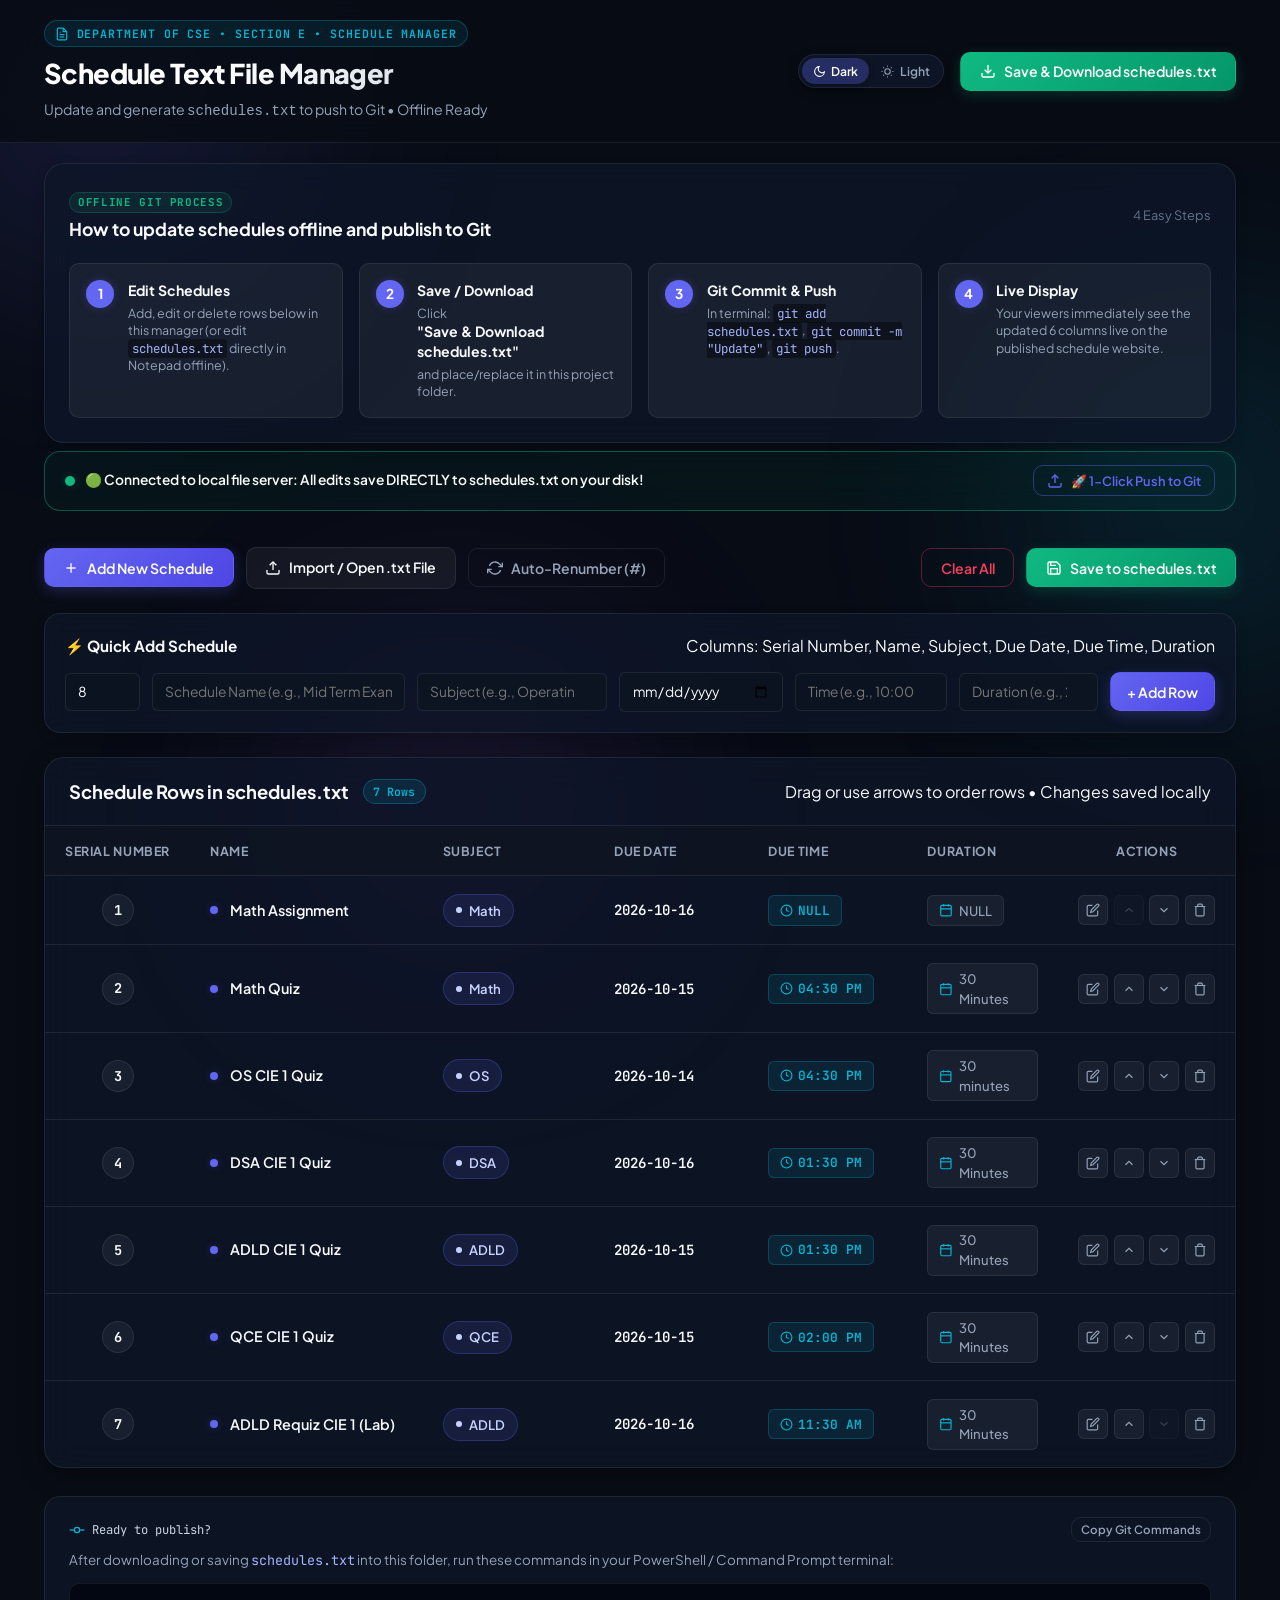
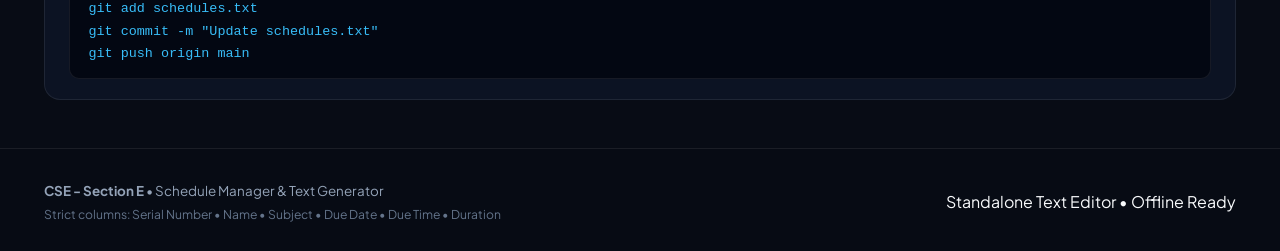
<file: editor.html>
<!DOCTYPE html>
<html lang="en">
<head>
  <meta charset="UTF-8">
  <meta name="viewport" content="width=device-width, initial-scale=1.0">
  <meta name="description" content="CSE-E Schedule Manager - Create, edit, and export schedules.txt for the academic portal.">
  <title>CSE - E | Schedule Text Editor</title>
  <link rel="preconnect" href="https://fonts.googleapis.com">
  <link rel="preconnect" href="https://fonts.gstatic.com" crossorigin>
  <link href="https://fonts.googleapis.com/css2?family=Plus+Jakarta+Sans:wght@300;400;500;600;700;800&family=JetBrains+Mono:wght@400;500;600&display=swap" rel="stylesheet">
  <link rel="stylesheet" href="style.css">
  <script>
    (function() {
      try {
        const saved = localStorage.getItem('csee_theme') || 'dark';
        document.documentElement.setAttribute('data-theme', saved);
      } catch (e) {
        document.documentElement.setAttribute('data-theme', 'dark');
      }
    })();
  </script>
</head>
<body class="editor-page">
  <!-- Ambient background glow elements -->
  <div class="glow-orb orb-1"></div>
  <div class="glow-orb orb-2"></div>
  <div class="glow-orb orb-3"></div>

  <!-- Header Section -->
  <header class="header">
    <div class="container header-container">
      <div class="brand">
        <div class="brand-badge">
          <svg class="brand-icon" viewBox="0 0 24 24" fill="none" stroke="currentColor" stroke-width="2">
            <path d="M14 2H6a2 2 0 0 0-2 2v16a2 2 0 0 0 2 2h12a2 2 0 0 0 2-2V8z"></path>
            <polyline points="14 2 14 8 20 8"></polyline>
            <line x1="16" y1="13" x2="8" y2="13"></line>
            <line x1="16" y1="17" x2="8" y2="17"></line>
            <polyline points="10 9 9 9 8 9"></polyline>
          </svg>
          <span>DEPARTMENT OF CSE &bull; SECTION E &bull; SCHEDULE MANAGER</span>
        </div>
        <h1 class="portal-title">Schedule Text File Manager</h1>
        <p class="portal-subtitle">Update and generate <code>schedules.txt</code> to push to Git &bull; Offline Ready</p>
      </div>

      <div class="header-right">
        <!-- Theme Mode Switcher -->
        <div class="theme-switch" role="group" aria-label="Theme mode switcher">
          <button type="button" class="theme-opt-btn active" id="themeDarkBtn" title="Switch to Dark Mode" aria-label="Dark Mode">
            <svg viewBox="0 0 24 24" fill="none" stroke="currentColor" stroke-width="2">
              <path d="M21 12.79A9 9 0 1 1 11.21 3 7 7 0 0 0 21 12.79z"></path>
            </svg>
            <span>Dark</span>
          </button>
          <button type="button" class="theme-opt-btn" id="themeLightBtn" title="Switch to Light Mode" aria-label="Light Mode">
            <svg viewBox="0 0 24 24" fill="none" stroke="currentColor" stroke-width="2">
              <circle cx="12" cy="12" r="5"></circle>
              <line x1="12" y1="1" x2="12" y2="3"></line>
              <line x1="12" y1="21" x2="12" y2="23"></line>
              <line x1="4.22" y1="4.22" x2="5.64" y2="5.64"></line>
              <line x1="18.36" y1="18.36" x2="19.78" y2="19.78"></line>
              <line x1="1" y1="12" x2="3" y2="12"></line>
              <line x1="21" y1="12" x2="23" y2="12"></line>
              <line x1="4.22" y1="19.78" x2="5.64" y2="18.36"></line>
              <line x1="18.36" y1="5.64" x2="19.78" y2="4.22"></line>
            </svg>
            <span>Light</span>
          </button>
        </div>

        <button class="btn btn-success" id="downloadTxtTopBtn">
          <svg class="icon" viewBox="0 0 24 24" fill="none" stroke="currentColor" stroke-width="2">
            <path d="M21 15v4a2 2 0 0 1-2 2H5a2 2 0 0 1-2-2v-4"></path>
            <polyline points="7 10 12 15 17 10"></polyline>
            <line x1="12" y1="15" x2="12" y2="3"></line>
          </svg>
          Save &amp; Download schedules.txt
        </button>
      </div>
    </div>
  </header>

  <!-- Git Offline Workflow Guide -->
  <section class="workflow-banner-section">
    <div class="container">
      <div class="workflow-steps-card">
        <div class="workflow-steps-header">
          <div class="steps-title">
            <span class="workflow-badge">OFFLINE GIT PROCESS</span>
            <h3>How to update schedules offline and publish to Git</h3>
          </div>
          <span class="steps-count">4 Easy Steps</span>
        </div>

        <div class="steps-grid">
          <div class="step-box">
            <div class="step-num">1</div>
            <div class="step-content">
              <strong>Edit Schedules</strong>
              <p>Add, edit or delete rows below in this manager (or edit <code>schedules.txt</code> directly in Notepad offline).</p>
            </div>
          </div>

          <div class="step-box">
            <div class="step-num">2</div>
            <div class="step-content">
              <strong>Save / Download</strong>
              <p>Click <strong>"Save & Download schedules.txt"</strong> and place/replace it in this project folder.</p>
            </div>
          </div>

          <div class="step-box">
            <div class="step-num">3</div>
            <div class="step-content">
              <strong>Git Commit & Push</strong>
              <p>In terminal: <code>git add schedules.txt</code>, <code>git commit -m "Update"</code>, <code>git push</code>.</p>
            </div>
          </div>

          <div class="step-box">
            <div class="step-num">4</div>
            <div class="step-content">
              <strong>Live Display</strong>
              <p>Your viewers immediately see the updated 6 columns live on the published schedule website.</p>
            </div>
          </div>
        </div>
      </div>
    </div>
  </section>

  <!-- Live Disk Sync Status Banner -->
  <section class="connection-banner-section">
    <div class="container">
      <div class="connection-status-card" id="connectionCard">
        <div class="status-indicator-wrap">
          <span class="status-dot pulse" id="statusDot"></span>
          <span class="status-text" id="statusText">Checking connection to schedules.txt...</span>
        </div>
        <div class="status-action-wrap" id="statusActionWrap">
          <button class="btn btn-sm btn-outline" id="gitPushBtn">
            <svg class="icon" viewBox="0 0 24 24" fill="none" stroke="currentColor" stroke-width="2">
              <path d="M21 15v4a2 2 0 0 1-2 2H5a2 2 0 0 1-2-2v-4"></path>
              <polyline points="17 8 12 3 7 8"></polyline>
              <line x1="12" y1="3" x2="12" y2="15"></line>
            </svg>
            <span>🚀 1-Click Push to Git</span>
          </button>
        </div>
      </div>
    </div>
  </section>

  <!-- Main Content -->
  <main class="main-content">
    <div class="container">

      <!-- Action Toolbar -->
      <div class="editor-toolbar-card">
        <div class="toolbar-left">
          <button class="btn btn-primary" id="openAddModalBtn">
            <svg class="icon" viewBox="0 0 24 24" fill="none" stroke="currentColor" stroke-width="2">
              <line x1="12" y1="5" x2="12" y2="19"></line>
              <line x1="5" y1="12" x2="19" y2="12"></line>
            </svg>
            Add New Schedule
          </button>

          <label class="btn btn-secondary file-upload-label" title="Load an existing text or CSV file from your disk">
            <svg class="icon" viewBox="0 0 24 24" fill="none" stroke="currentColor" stroke-width="2">
              <path d="M21 15v4a2 2 0 0 1-2 2H5a2 2 0 0 1-2-2v-4"></path>
              <polyline points="17 8 12 3 7 8"></polyline>
              <line x1="12" y1="3" x2="12" y2="15"></line>
            </svg>
            <span>Import / Open .txt File</span>
            <input type="file" id="importFileInput" accept=".txt,.csv" style="display: none;">
          </label>

          <button class="btn btn-ghost" id="renumberBtn" title="Automatically renumber Serial Numbers from 1 to N">
            <svg class="icon" viewBox="0 0 24 24" fill="none" stroke="currentColor" stroke-width="2">
              <polyline points="23 4 23 10 17 10"></polyline>
              <polyline points="1 20 1 14 7 14"></polyline>
              <path d="M3.51 9a9 9 0 0 1 14.85-3.36L23 10M1 14l4.64 4.36A9 9 0 0 0 20.49 15"></path>
            </svg>
            Auto-Renumber (#)
          </button>
        </div>

        <div class="toolbar-right">
          <button class="btn btn-danger-outline" id="clearAllBtn" title="Clear all schedule items">
            Clear All
          </button>
          <button class="btn btn-success" id="downloadTxtBtn">
            <svg class="icon" viewBox="0 0 24 24" fill="none" stroke="currentColor" stroke-width="2">
              <path d="M19 21H5a2 2 0 0 1-2-2V5a2 2 0 0 1 2-2h11l5 5v11a2 2 0 0 1-2 2z"></path>
              <polyline points="17 21 17 13 7 13 7 21"></polyline>
              <polyline points="7 3 7 8 15 8"></polyline>
            </svg>
            Save to schedules.txt
          </button>
        </div>
      </div>

      <!-- Quick Add Inline Bar -->
      <div class="quick-add-card">
        <div class="quick-add-header">
          <h4>⚡ Quick Add Schedule</h4>
          <span class="text-muted">Columns: Serial Number, Name, Subject, Due Date, Due Time, Duration</span>
        </div>
        <form id="quickAddForm" class="quick-add-form">
          <div class="input-cell cell-sn">
            <input type="number" id="quickSn" placeholder="S.No" required min="1">
          </div>
          <div class="input-cell cell-name">
            <input type="text" id="quickName" placeholder="Schedule Name (e.g., Mid Term Exam 1)" required>
          </div>
          <div class="input-cell cell-subject">
            <input type="text" id="quickSubject" placeholder="Subject (e.g., Operating Systems)" list="subjectsList" required>
          </div>
          <div class="input-cell cell-due">
            <input type="date" id="quickDue" required>
          </div>
          <div class="input-cell cell-time">
            <input type="text" id="quickTime" placeholder="Time (e.g., 10:00 AM)" list="timesList" required>
          </div>
          <div class="input-cell cell-duration">
            <input type="text" id="quickDuration" placeholder="Duration (e.g., 2 Hours)" list="durationsList" required>
          </div>
          <button type="submit" class="btn btn-primary btn-quick-submit">
            + Add Row
          </button>
        </form>
      </div>

      <!-- Editable Schedules Table -->
      <div class="table-container-card">
        <div class="table-header-meta">
          <div class="table-title-wrap">
            <h2 class="section-title">Schedule Rows in schedules.txt</h2>
            <span class="status-badge" id="scheduleCountBadge">0 Rows</span>
          </div>
          <span class="text-muted text-sm">Drag or use arrows to order rows &bull; Changes saved locally</span>
        </div>

        <div class="table-responsive">
          <table class="schedules-table editable-table" id="editorTable">
            <thead>
              <tr>
                <th class="col-sn" scope="col">Serial Number</th>
                <th class="col-name" scope="col">Name</th>
                <th class="col-subject" scope="col">Subject</th>
                <th class="col-due" scope="col">Due Date</th>
                <th class="col-time" scope="col">Due Time</th>
                <th class="col-duration" scope="col">Duration</th>
                <th class="col-actions" scope="col">Actions</th>
              </tr>
            </thead>
            <tbody id="editorTableBody">
              <!-- Dynamically populated rows -->
            </tbody>
          </table>
        </div>

        <!-- Empty State -->
        <div class="empty-state" id="editorEmptyState" style="display: none;">
          <div class="empty-icon">📝</div>
          <h3>No schedules yet</h3>
          <p>Click "Add New Schedule" or "Import / Open .txt File" to populate rows.</p>
          <button class="btn btn-primary" id="loadDefaultsBtn">Load Sample Schedules</button>
        </div>
      </div>

      <!-- Git Command Helper Box -->
      <div class="git-helper-card">
        <div class="git-helper-header">
          <div class="git-badge">
            <svg viewBox="0 0 24 24" fill="none" stroke="currentColor" stroke-width="2">
              <circle cx="12" cy="12" r="4"></circle>
              <line x1="1.05" y1="12" x2="7" y2="12"></line>
              <line x1="17.01" y1="12" x2="22.96" y2="12"></line>
            </svg>
            <span>Ready to publish?</span>
          </div>
          <button class="btn btn-xs btn-ghost" id="copyGitCmdBtn">Copy Git Commands</button>
        </div>
        <p class="git-instructions">After downloading or saving <code>schedules.txt</code> into this folder, run these commands in your PowerShell / Command Prompt terminal:</p>
        <pre class="git-terminal-box"><code>git add schedules.txt
git commit -m "Update schedules.txt"
git push origin main</code></pre>
      </div>

    </div>
  </main>

  <!-- Modal for Adding / Editing Row -->
  <div class="modal-overlay" id="editModal" role="dialog" aria-modal="true" aria-labelledby="modalTitle">
    <div class="modal-card">
      <div class="modal-header">
        <h3 id="modalTitle">Edit Schedule</h3>
        <button class="modal-close-btn" id="closeModalBtn" aria-label="Close dialog">&times;</button>
      </div>

      <form id="editForm" class="modal-body">
        <input type="hidden" id="editIndex">

        <div class="form-row">
          <div class="form-group form-group-sm">
            <label for="editSn">Serial Number <span class="required">*</span></label>
            <input type="number" id="editSn" required min="1" placeholder="1">
          </div>
          <div class="form-group">
            <label for="editSubject">Subject <span class="required">*</span></label>
            <input type="text" id="editSubject" list="subjectsList" placeholder="e.g. Operating Systems" required>
          </div>
        </div>

        <div class="form-group">
          <label for="editName">Schedule / Exam / Assignment Name <span class="required">*</span></label>
          <input type="text" id="editName" placeholder="e.g. Mid-Term Theory Exam" required>
        </div>

        <div class="form-row">
          <div class="form-group">
            <label for="editDue">Due Date <span class="required">*</span></label>
            <input type="date" id="editDue" required>
          </div>

          <div class="form-group">
            <label for="editTime">Due Time <span class="required">*</span></label>
            <input type="text" id="editTime" list="timesList" placeholder="e.g. 10:00 AM / 23:59" required>
          </div>

          <div class="form-group">
            <label for="editDuration">Duration <span class="required">*</span></label>
            <input type="text" id="editDuration" list="durationsList" placeholder="e.g. 2 Hours / 1 Day" required>
          </div>
        </div>

        <div class="modal-actions">
          <button type="button" class="btn btn-secondary" id="cancelModalBtn">Cancel</button>
          <button type="submit" class="btn btn-primary" id="saveRowBtn">Save Changes</button>
        </div>
      </form>
    </div>
  </div>

  <!-- Shared Datalists for Autocomplete -->
  <datalist id="subjectsList">
    <option value="Operating Systems">
    <option value="Database Management Systems">
    <option value="Computer Networks">
    <option value="Software Engineering">
    <option value="Cloud & Full Stack Lab">
    <option value="Artificial Intelligence">
    <option value="Theory of Computation">
    <option value="Information Security">
    <option value="Math">
    <option value="OS">
  </datalist>

  <datalist id="timesList">
    <option value="09:00 AM">
    <option value="10:00 AM">
    <option value="11:30 AM">
    <option value="02:00 PM">
    <option value="04:30 PM">
    <option value="06:00 PM">
    <option value="11:59 PM">
  </datalist>

  <datalist id="durationsList">
    <option value="1 Hour">
    <option value="2 Hours">
    <option value="3 Hours">
    <option value="1 Day">
    <option value="2 Days">
    <option value="3 Days">
    <option value="1 Week">
    <option value="30 Minutes">
    <option value="45 Minutes">
  </datalist>

  <!-- Notification Toast -->
  <div class="toast" id="toastNotification" role="alert"></div>

  <!-- Footer -->
  <footer class="footer">
    <div class="container footer-content">
      <div class="footer-left">
        <p><strong>CSE - Section E</strong> &bull; Schedule Manager &amp; Text Generator</p>
        <p class="text-muted">Strict columns: Serial Number &bull; Name &bull; Subject &bull; Due Date &bull; Due Time &bull; Duration</p>
      </div>
      <div class="footer-actions">
        <span class="text-muted text-sm">Standalone Text Editor &bull; Offline Ready</span>
      </div>
    </div>
  </footer>

  <script src="editor.js"></script>
</body>
</html>
</file>
<file: style.css>
/* ==========================================================================
   CSE - E Important Dates & Schedules - Global Design System
   Modern Glassmorphic Dark Architecture with Refined Typography
   ========================================================================== */

:root, [data-theme="dark"] {
  /* Color Palette - Dark Mode (Default) */
  --bg-dark: #080c15;
  --bg-card: rgba(15, 23, 42, 0.72);
  --bg-card-hover: rgba(24, 34, 60, 0.85);
  --bg-card-solid: #0f172a;
  --bg-input: rgba(14, 20, 33, 0.85);
  --border-subtle: rgba(255, 255, 255, 0.08);
  --border-strong: rgba(255, 255, 255, 0.16);
  --border-focus: rgba(99, 102, 241, 0.55);

  /* Text Colors */
  --text-main: #f8fafc;
  --text-muted: #94a3b8;
  --text-dim: #64748b;

  /* Accent Colors */
  --primary: #6366f1;
  --primary-hover: #4f46e5;
  --primary-glow: rgba(99, 102, 241, 0.25);
  --cyan: #06b6d4;
  --cyan-glow: rgba(6, 182, 212, 0.2);
  --emerald: #10b981;
  --emerald-glow: rgba(16, 185, 129, 0.2);
  --amber: #f59e0b;
  --amber-glow: rgba(245, 158, 11, 0.2);
  --rose: #f43f5e;
  --rose-glow: rgba(244, 63, 94, 0.2);
  --purple: #a855f7;

  /* Theme Specific Component Styling */
  --header-bg: rgba(8, 12, 21, 0.85);
  --table-head-bg: rgba(14, 20, 33, 0.75);
  --table-row-hover: rgba(255, 255, 255, 0.035);
  --pill-bg: rgba(255, 255, 255, 0.05);
  --clock-bg: rgba(255, 255, 255, 0.03);
  --portal-title-gradient: linear-gradient(135deg, #ffffff 40%, #cbd5e1 100%);
  --orb-opacity: 0.3;
  --theme-switch-bg: rgba(15, 23, 42, 0.85);
  --theme-active-bg: rgba(99, 102, 241, 0.3);
  --theme-active-color: #ffffff;
  --modal-overlay-bg: rgba(3, 7, 18, 0.78);
  --toast-bg: rgba(15, 23, 42, 0.95);
  --footer-bg: rgba(8, 12, 21, 0.7);

  --subject-pill-bg: rgba(99, 102, 241, 0.12);
  --subject-pill-border: rgba(99, 102, 241, 0.28);
  --subject-pill-text: #c7d2fe;

  --due-tag-urgent-bg: rgba(244, 63, 94, 0.18);
  --due-tag-urgent-border: rgba(244, 63, 94, 0.35);
  --due-tag-urgent-text: #fda4af;

  --due-tag-soon-bg: rgba(245, 158, 11, 0.18);
  --due-tag-soon-border: rgba(245, 158, 11, 0.35);
  --due-tag-soon-text: #fde68a;

  --due-tag-normal-bg: rgba(16, 185, 129, 0.15);
  --due-tag-normal-border: rgba(16, 185, 129, 0.3);
  --due-tag-normal-text: #a7f3d0;

  --due-tag-overdue-bg: rgba(100, 116, 139, 0.2);
  --due-tag-overdue-border: rgba(100, 116, 139, 0.3);
  --due-tag-overdue-text: #94a3b8;

  --due-time-bg: rgba(6, 182, 212, 0.1);
  --due-time-border: rgba(6, 182, 212, 0.25);
  --due-time-text: var(--cyan);

  --banner-warning-text: #fde68a;
  --inline-overdue-text: #fbbf24;

  /* Typography */
  --font-main: 'Plus Jakarta Sans', -apple-system, BlinkMacSystemFont, 'Segoe UI', Roboto, sans-serif;
  --font-mono: 'JetBrains Mono', monospace;

  /* Shadows & Transitions */
  --transition-fast: 0.15s cubic-bezier(0.16, 1, 0.3, 1);
  --transition-normal: 0.25s cubic-bezier(0.16, 1, 0.3, 1);
  --shadow-sm: 0 4px 12px rgba(0, 0, 0, 0.25);
  --shadow-md: 0 8px 24px rgba(0, 0, 0, 0.35);
  --shadow-lg: 0 16px 36px rgba(0, 0, 0, 0.45);
  --shadow-glow: 0 0 24px rgba(99, 102, 241, 0.2);

  /* Radius */
  --radius-sm: 6px;
  --radius-md: 10px;
  --radius-lg: 16px;
  --radius-xl: 20px;
  --radius-full: 9999px;
}

[data-theme="light"] {
  /* Color Palette - Light Mode */
  --bg-dark: #f8fafc;
  --bg-card: rgba(255, 255, 255, 0.9);
  --bg-card-hover: #ffffff;
  --bg-card-solid: #ffffff;
  --bg-input: #ffffff;
  --border-subtle: rgba(15, 23, 42, 0.08);
  --border-strong: rgba(15, 23, 42, 0.16);
  --border-focus: rgba(79, 70, 229, 0.55);

  /* Text Colors */
  --text-main: #0f172a;
  --text-muted: #475569;
  --text-dim: #64748b;

  /* Accent Colors */
  --primary: #4f46e5;
  --primary-hover: #4338ca;
  --primary-glow: rgba(79, 70, 229, 0.2);
  --cyan: #0284c7;
  --cyan-glow: rgba(2, 132, 199, 0.2);
  --emerald: #059669;
  --emerald-glow: rgba(5, 150, 105, 0.2);
  --amber: #d97706;
  --amber-glow: rgba(217, 119, 6, 0.2);
  --rose: #e11d48;
  --rose-glow: rgba(225, 29, 72, 0.2);
  --purple: #9333ea;

  /* Theme Specific Component Styling */
  --header-bg: rgba(255, 255, 255, 0.88);
  --table-head-bg: #f1f5f9;
  --table-row-hover: rgba(241, 245, 249, 0.85);
  --pill-bg: #f1f5f9;
  --clock-bg: #ffffff;
  --portal-title-gradient: linear-gradient(135deg, #0f172a 40%, #334155 100%);
  --orb-opacity: 0.12;
  --theme-switch-bg: #e2e8f0;
  --theme-active-bg: #ffffff;
  --theme-active-color: #4f46e5;
  --modal-overlay-bg: rgba(15, 23, 42, 0.5);
  --toast-bg: rgba(255, 255, 255, 0.98);
  --footer-bg: rgba(255, 255, 255, 0.85);

  --subject-pill-bg: #eef2ff;
  --subject-pill-border: #c7d2fe;
  --subject-pill-text: #4338ca;

  --due-tag-urgent-bg: #ffe4e6;
  --due-tag-urgent-border: #fecdd3;
  --due-tag-urgent-text: #be123c;

  --due-tag-soon-bg: #fef3c7;
  --due-tag-soon-border: #fde68a;
  --due-tag-soon-text: #b45309;

  --due-tag-normal-bg: #d1fae5;
  --due-tag-normal-border: #a7f3d0;
  --due-tag-normal-text: #047857;

  --due-tag-overdue-bg: #e2e8f0;
  --due-tag-overdue-border: #cbd5e1;
  --due-tag-overdue-text: #475569;

  --due-time-bg: #e0f2fe;
  --due-time-border: #bae6fd;
  --due-time-text: #0369a1;

  --banner-warning-text: #92400e;
  --inline-overdue-text: #b45309;

  /* Shadows */
  --shadow-sm: 0 2px 8px rgba(15, 23, 42, 0.05);
  --shadow-md: 0 6px 18px rgba(15, 23, 42, 0.08);
  --shadow-lg: 0 14px 32px rgba(15, 23, 42, 0.12);
  --shadow-glow: 0 0 20px rgba(79, 70, 229, 0.15);
}

/* Reset & Base */
*, *::before, *::after {
  box-sizing: border-box;
  margin: 0;
  padding: 0;
}

html {
  font-family: var(--font-main);
  background-color: var(--bg-dark);
  color: var(--text-main);
  scroll-behavior: smooth;
  -webkit-font-smoothing: antialiased;
  transition: background-color 0.25s ease, color 0.25s ease;
}

body {
  min-height: 100vh;
  position: relative;
  overflow-x: hidden;
  line-height: 1.5;
  display: flex;
  flex-direction: column;
}

.container {
  width: 100%;
  max-width: 1240px;
  margin: 0 auto;
  padding: 0 1.5rem;
}

/* Ambient Background Orbs */
.glow-orb {
  position: fixed;
  border-radius: 50%;
  filter: blur(130px);
  pointer-events: none;
  z-index: 0;
  opacity: var(--orb-opacity);
  transition: opacity 0.3s ease;
}

.orb-1 {
  width: 500px;
  height: 500px;
  background: radial-gradient(circle, var(--primary) 0%, transparent 70%);
  top: -150px;
  left: -150px;
}

.orb-2 {
  width: 450px;
  height: 450px;
  background: radial-gradient(circle, var(--cyan) 0%, transparent 70%);
  top: 30%;
  right: -150px;
}

.orb-3 {
  width: 400px;
  height: 400px;
  background: radial-gradient(circle, var(--purple) 0%, transparent 70%);
  bottom: -100px;
  left: 20%;
}

/* Visually Hidden Helper */
.visually-hidden {
  position: absolute;
  width: 1px;
  height: 1px;
  padding: 0;
  margin: -1px;
  overflow: hidden;
  clip: rect(0, 0, 0, 0);
  border: 0;
}

/* ==========================================================================
   Header Section
   ========================================================================== */

.header {
  position: sticky;
  top: 0;
  z-index: 50;
  padding: 1.25rem 0;
  background: var(--header-bg);
  backdrop-filter: blur(20px);
  -webkit-backdrop-filter: blur(20px);
  border-bottom: 1px solid var(--border-subtle);
  transition: background-color 0.25s ease, border-color 0.25s ease;
}

.header-container {
  display: flex;
  justify-content: space-between;
  align-items: center;
  gap: 1.5rem;
  flex-wrap: wrap;
}

.brand {
  display: flex;
  flex-direction: column;
  gap: 0.35rem;
}

.brand-badge {
  display: inline-flex;
  align-items: center;
  gap: 0.45rem;
  font-family: var(--font-mono);
  font-size: 0.72rem;
  font-weight: 600;
  letter-spacing: 0.08em;
  color: var(--cyan);
  background: rgba(6, 182, 212, 0.1);
  border: 1px solid rgba(6, 182, 212, 0.25);
  padding: 0.25rem 0.65rem;
  border-radius: var(--radius-full);
  width: fit-content;
}

.brand-icon {
  width: 14px;
  height: 14px;
}

.portal-title {
  font-size: 1.7rem;
  font-weight: 800;
  letter-spacing: -0.02em;
  background: var(--portal-title-gradient);
  -webkit-background-clip: text;
  -webkit-text-fill-color: transparent;
}

.portal-subtitle {
  font-size: 0.88rem;
  color: var(--text-muted);
}

.header-right {
  display: flex;
  align-items: center;
  gap: 1rem;
}

/* Theme Switcher */
.theme-switch {
  display: inline-flex;
  align-items: center;
  background: var(--theme-switch-bg);
  border: 1px solid var(--border-subtle);
  border-radius: var(--radius-full);
  padding: 3px;
  gap: 2px;
  box-shadow: var(--shadow-sm);
  transition: background-color 0.25s ease, border-color 0.25s ease;
}

.theme-opt-btn {
  display: inline-flex;
  align-items: center;
  gap: 0.35rem;
  background: transparent;
  border: none;
  border-radius: var(--radius-full);
  padding: 0.32rem 0.65rem;
  font-family: var(--font-main);
  font-size: 0.76rem;
  font-weight: 600;
  color: var(--text-muted);
  cursor: pointer;
  transition: all var(--transition-fast);
  user-select: none;
}

.theme-opt-btn svg {
  width: 13px;
  height: 13px;
  flex-shrink: 0;
}

.theme-opt-btn:hover {
  color: var(--text-main);
}

.theme-opt-btn.active {
  background: var(--theme-active-bg);
  color: var(--theme-active-color);
  box-shadow: 0 2px 6px rgba(0, 0, 0, 0.12);
}

/* Live Clock Card */
.live-clock-card {
  display: flex;
  flex-direction: column;
  align-items: flex-end;
  background: var(--clock-bg);
  border: 1px solid var(--border-subtle);
  padding: 0.45rem 0.85rem;
  border-radius: var(--radius-md);
  transition: background-color 0.25s ease, border-color 0.25s ease;
}

.clock-label {
  font-family: var(--font-mono);
  font-size: 0.65rem;
  letter-spacing: 0.06em;
  color: var(--text-dim);
}

.clock-time {
  font-family: var(--font-mono);
  font-size: 1.15rem;
  font-weight: 700;
  color: var(--cyan);
}

.clock-date {
  font-size: 0.72rem;
  color: var(--text-muted);
}

/* ==========================================================================
   Buttons & Badges
   ========================================================================== */

.btn {
  display: inline-flex;
  align-items: center;
  justify-content: center;
  gap: 0.5rem;
  font-family: var(--font-main);
  font-size: 0.88rem;
  font-weight: 600;
  padding: 0.6rem 1.15rem;
  border-radius: var(--radius-md);
  cursor: pointer;
  border: 1px solid transparent;
  transition: all var(--transition-fast);
  text-decoration: none;
  white-space: nowrap;
}

.btn .icon {
  width: 16px;
  height: 16px;
}

.btn-primary {
  background: linear-gradient(135deg, var(--primary) 0%, #4f46e5 100%);
  color: #ffffff;
  box-shadow: 0 4px 14px var(--primary-glow);
}

.btn-primary:hover {
  background: linear-gradient(135deg, #4f46e5 0%, #4338ca 100%);
  transform: translateY(-1px);
  box-shadow: 0 6px 18px rgba(99, 102, 241, 0.35);
}

.btn-secondary {
  background: var(--pill-bg);
  color: var(--text-main);
  border-color: var(--border-subtle);
}

.btn-secondary:hover {
  background: var(--border-subtle);
  border-color: var(--border-strong);
  transform: translateY(-1px);
}

.btn-success {
  background: linear-gradient(135deg, #10b981 0%, #059669 100%);
  color: #ffffff;
  box-shadow: 0 4px 14px var(--emerald-glow);
}

.btn-success:hover {
  background: linear-gradient(135deg, #059669 0%, #047857 100%);
  transform: translateY(-1px);
  box-shadow: 0 6px 18px rgba(16, 185, 129, 0.35);
}

.btn-ghost {
  background: transparent;
  color: var(--text-muted);
  border-color: var(--border-subtle);
}

.btn-ghost:hover {
  color: var(--text-main);
  background: var(--pill-bg);
}

.btn-outline {
  background: transparent;
  color: var(--primary);
  border-color: rgba(99, 102, 241, 0.4);
}

.btn-outline:hover {
  background: rgba(99, 102, 241, 0.1);
  border-color: var(--primary);
}

.btn-danger-outline {
  background: transparent;
  color: var(--rose);
  border-color: rgba(244, 63, 94, 0.35);
}

.btn-danger-outline:hover {
  background: rgba(244, 63, 94, 0.15);
  border-color: var(--rose);
}

.btn-sm {
  padding: 0.4rem 0.8rem;
  font-size: 0.8rem;
}

.btn-xs {
  padding: 0.25rem 0.55rem;
  font-size: 0.72rem;
}

.btn-icon-only {
  padding: 0.6rem;
  width: 38px;
  height: 38px;
}

.btn-icon-only svg {
  width: 18px;
  height: 18px;
}

/* ==========================================================================
   Quick Stats Overview
   ========================================================================== */

.stats-section {
  padding: 1.5rem 0 0.75rem 0;
  position: relative;
  z-index: 10;
}

.stats-grid-view {
  display: grid;
  grid-template-columns: repeat(4, 1fr);
  gap: 1.25rem;
}

.stat-card {
  background: var(--bg-card);
  backdrop-filter: blur(14px);
  -webkit-backdrop-filter: blur(14px);
  border: 1px solid var(--border-subtle);
  border-radius: var(--radius-lg);
  padding: 1.15rem 1.25rem;
  display: flex;
  align-items: center;
  gap: 1rem;
  box-shadow: var(--shadow-sm);
  transition: all var(--transition-fast);
}

.stat-card:hover {
  transform: translateY(-2px);
  border-color: rgba(255, 255, 255, 0.18);
  box-shadow: var(--shadow-md);
}

.stat-icon {
  width: 44px;
  height: 44px;
  border-radius: var(--radius-md);
  display: flex;
  align-items: center;
  justify-content: center;
  flex-shrink: 0;
}

.stat-icon svg {
  width: 22px;
  height: 22px;
}

.total-icon {
  background: rgba(99, 102, 241, 0.15);
  color: var(--primary);
  border: 1px solid rgba(99, 102, 241, 0.25);
}

.urgent-icon {
  background: rgba(244, 63, 94, 0.15);
  color: var(--rose);
  border: 1px solid rgba(244, 63, 94, 0.25);
}

.subject-icon {
  background: rgba(6, 182, 212, 0.15);
  color: var(--cyan);
  border: 1px solid rgba(6, 182, 212, 0.25);
}

.sync-icon {
  background: rgba(16, 185, 129, 0.15);
  color: var(--emerald);
  border: 1px solid rgba(16, 185, 129, 0.25);
}

.stat-info {
  display: flex;
  flex-direction: column;
  overflow: hidden;
}

.stat-value {
  font-size: 1.35rem;
  font-weight: 700;
  line-height: 1.2;
  color: var(--text-main);
  white-space: nowrap;
  overflow: hidden;
  text-overflow: ellipsis;
}

.sync-tag {
  font-family: var(--font-mono);
  font-size: 0.95rem;
  color: var(--emerald);
}

.stat-title {
  font-size: 0.76rem;
  font-weight: 500;
  color: var(--text-muted);
  text-transform: uppercase;
  letter-spacing: 0.04em;
}

/* ==========================================================================
   Filter and Search Bar
   ========================================================================== */

.main-content {
  padding: 1.25rem 0 3rem 0;
  flex: 1;
  position: relative;
  z-index: 10;
}

.filter-wrapper {
  display: flex;
  gap: 1rem;
  align-items: center;
  justify-content: space-between;
  margin-bottom: 1.5rem;
  flex-wrap: wrap;
}

.search-box {
  flex: 1;
  min-width: 280px;
  position: relative;
  display: flex;
  align-items: center;
}

.search-icon {
  position: absolute;
  left: 1rem;
  width: 18px;
  height: 18px;
  color: var(--text-dim);
  pointer-events: none;
}

.search-box input {
  width: 100%;
  background: var(--bg-card);
  border: 1px solid var(--border-subtle);
  border-radius: var(--radius-md);
  padding: 0.75rem 2.5rem 0.75rem 2.8rem;
  color: var(--text-main);
  font-family: var(--font-main);
  font-size: 0.9rem;
  transition: all var(--transition-fast);
  outline: none;
}

.search-box input:focus {
  border-color: var(--primary);
  background: rgba(20, 29, 50, 0.8);
  box-shadow: 0 0 0 3px rgba(99, 102, 241, 0.2);
}

.search-box input::placeholder {
  color: var(--text-dim);
}

.clear-search {
  position: absolute;
  right: 0.85rem;
  background: transparent;
  border: none;
  color: var(--text-dim);
  font-size: 1.25rem;
  cursor: pointer;
  line-height: 1;
  padding: 0.2rem;
}

.clear-search:hover {
  color: var(--text-main);
}

.filter-controls {
  display: flex;
  gap: 0.75rem;
  align-items: center;
}

.select-group select {
  background: var(--bg-card);
  border: 1px solid var(--border-subtle);
  color: var(--text-main);
  font-family: var(--font-main);
  font-size: 0.86rem;
  font-weight: 500;
  padding: 0.72rem 1rem;
  border-radius: var(--radius-md);
  cursor: pointer;
  outline: none;
  transition: border-color var(--transition-fast);
}

.select-group select:focus {
  border-color: var(--primary);
}

/* ==========================================================================
   Banners & Protocol Helpers
   ========================================================================== */

.file-protocol-banner {
  background: rgba(245, 158, 11, 0.12);
  border: 1px solid rgba(245, 158, 11, 0.35);
  border-radius: var(--radius-md);
  padding: 1rem 1.25rem;
  margin-bottom: 1.5rem;
  display: flex;
  align-items: center;
  justify-content: space-between;
  gap: 1rem;
  flex-wrap: wrap;
}

.banner-content {
  display: flex;
  align-items: center;
  gap: 0.75rem;
  color: #fde68a;
  font-size: 0.88rem;
}

.banner-content svg {
  width: 22px;
  height: 22px;
  flex-shrink: 0;
  color: var(--amber);
}

.banner-content code {
  background: rgba(0, 0, 0, 0.3);
  padding: 0.1rem 0.35rem;
  border-radius: 4px;
  font-family: var(--font-mono);
}

/* Workflow hint card */
.workflow-hint-card {
  margin-top: 1.5rem;
  background: rgba(255, 255, 255, 0.02);
  border: 1px dashed var(--border-subtle);
  border-radius: var(--radius-md);
  padding: 0.9rem 1.25rem;
  display: flex;
  align-items: center;
  gap: 0.85rem;
  color: var(--text-muted);
  font-size: 0.86rem;
}

.workflow-hint-card a {
  color: var(--primary);
  text-decoration: underline;
  text-underline-offset: 3px;
}

.hint-icon {
  font-size: 1.15rem;
}

/* ==========================================================================
   Schedules Table Card & 5 Strict Columns
   Columns: Serial Number, Name, Subject, Due Date, Duration
   ========================================================================== */

.table-container-card {
  background: var(--bg-card);
  backdrop-filter: blur(16px);
  -webkit-backdrop-filter: blur(16px);
  border: 1px solid var(--border-subtle);
  border-radius: var(--radius-xl);
  overflow: hidden;
  box-shadow: var(--shadow-md);
}

.table-header-meta {
  padding: 1.25rem 1.5rem;
  border-bottom: 1px solid var(--border-subtle);
  display: flex;
  justify-content: space-between;
  align-items: center;
  gap: 1rem;
  flex-wrap: wrap;
}

.table-title-wrap {
  display: flex;
  align-items: center;
  gap: 0.85rem;
}

.section-title {
  font-size: 1.15rem;
  font-weight: 700;
  color: var(--text-main);
}

.read-only-badge {
  font-family: var(--font-mono);
  font-size: 0.68rem;
  font-weight: 600;
  letter-spacing: 0.05em;
  color: var(--emerald);
  background: rgba(16, 185, 129, 0.12);
  border: 1px solid rgba(16, 185, 129, 0.3);
  padding: 0.2rem 0.55rem;
  border-radius: var(--radius-full);
}

.status-badge {
  font-family: var(--font-mono);
  font-size: 0.72rem;
  font-weight: 600;
  color: var(--cyan);
  background: rgba(6, 182, 212, 0.12);
  border: 1px solid rgba(6, 182, 212, 0.3);
  padding: 0.2rem 0.6rem;
  border-radius: var(--radius-full);
}

.results-count {
  font-size: 0.82rem;
  color: var(--text-muted);
}

/* ==========================================================================
   Table Meta Right & Scale Controls
   ========================================================================== */
.table-meta-right {
  display: flex;
  align-items: center;
  gap: 0.85rem;
  flex-wrap: wrap;
}

.table-scale-switch {
  display: inline-flex;
  align-items: center;
  background: var(--bg-surface);
  border: 1px solid var(--border-subtle);
  border-radius: var(--radius-full);
  padding: 2px;
  gap: 2px;
}

.scale-label {
  font-size: 0.72rem;
  font-weight: 700;
  color: var(--text-dim);
  padding: 0 0.35rem 0 0.5rem;
  text-transform: uppercase;
  letter-spacing: 0.04em;
}

.scale-btn {
  display: inline-flex;
  align-items: center;
  gap: 0.3rem;
  padding: 0.22rem 0.55rem;
  border: none;
  border-radius: var(--radius-full);
  background: transparent;
  color: var(--text-muted);
  font-family: var(--font-main);
  font-size: 0.72rem;
  font-weight: 600;
  cursor: pointer;
  transition: all var(--transition-fast);
}

.scale-btn svg {
  width: 12px;
  height: 12px;
}

.scale-btn:hover {
  color: var(--text-main);
}

.scale-btn.active {
  background: var(--primary);
  color: #ffffff;
  box-shadow: 0 2px 8px var(--primary-glow);
}

/* Responsive labels */
.th-mobile {
  display: none;
}

.dur-short {
  display: none;
}

.table-responsive {
  width: 100%;
  overflow-x: auto;
  -webkit-overflow-scrolling: touch;
}

.schedules-table {
  width: 100%;
  border-collapse: collapse;
  text-align: left;
}

/* Table Header */
.schedules-table thead tr {
  background: var(--table-head-bg);
  border-bottom: 1px solid var(--border-subtle);
  transition: background-color 0.25s ease;
}

.schedules-table th {
  padding: 0.65rem 0.85rem;
  font-size: 0.74rem;
  font-weight: 700;
  text-transform: uppercase;
  letter-spacing: 0.05em;
  color: var(--text-muted);
  white-space: nowrap;
}

.editor-page .schedules-table th {
  padding: 0.95rem 1.25rem;
  font-size: 0.78rem;
}

/* Specific Column Widths - Compact by default */
.col-sn {
  width: 50px;
  min-width: 45px;
  text-align: center;
}

.col-name {
  width: 28%;
  min-width: 150px;
}

.col-subject {
  width: 20%;
  min-width: 110px;
}

.col-due {
  width: 18%;
  min-width: 105px;
}

.col-time {
  width: 17%;
  min-width: 95px;
}

.col-duration {
  width: 17%;
  min-width: 80px;
}

.col-actions {
  width: 130px;
  text-align: center;
}

/* Editor Page Specific Sizing for Inputs */
.editor-page .col-sn { width: 80px; min-width: 80px; }
.editor-page .col-name { min-width: 200px; }
.editor-page .col-subject { min-width: 150px; }
.editor-page .col-due { min-width: 135px; }
.editor-page .col-time { min-width: 125px; }
.editor-page .col-duration { min-width: 110px; }

/* Due Time Badge */
.due-time-badge {
  display: inline-flex;
  align-items: center;
  gap: 0.35rem;
  padding: 0.28rem 0.65rem;
  border-radius: var(--radius-sm);
  background: var(--due-time-bg);
  border: 1px solid var(--due-time-border);
  font-family: var(--font-mono);
  font-size: 0.8rem;
  font-weight: 600;
  color: var(--due-time-text);
  white-space: nowrap;
  transition: all var(--transition-fast);
}

.due-time-badge svg {
  width: 13px;
  height: 13px;
}

.due-time-badge.time-passed {
  background: var(--due-tag-soon-bg);
  border-color: var(--due-tag-soon-border);
  color: var(--due-tag-soon-text);
}

/* Row states: Recently Passed (Within 1 Day Gap, placed at end) & Expired */
.row-recently-passed {
  background: rgba(245, 158, 11, 0.05) !important;
  border-left: 3px solid var(--amber) !important;
}

.row-recently-passed:hover {
  background: rgba(245, 158, 11, 0.1) !important;
}

.row-expired {
  opacity: 0.6;
  background: rgba(100, 116, 139, 0.05) !important;
}

.bullet-overdue {
  background: var(--amber) !important;
  box-shadow: 0 0 8px var(--amber-glow) !important;
}

.overdue-inline-tag {
  display: block;
  font-size: 0.72rem;
  font-weight: 500;
  color: var(--inline-overdue-text);
  margin-top: 0.15rem;
}

.expired-inline-tag {
  display: block;
  font-size: 0.72rem;
  font-weight: 500;
  color: var(--text-dim);
  margin-top: 0.15rem;
}

.hidden-pill {
  font-family: var(--font-mono);
  font-size: 0.7rem;
  font-weight: 600;
  color: var(--text-dim);
  background: var(--pill-bg);
  border: 1px solid var(--border-subtle);
  padding: 0.2rem 0.6rem;
  border-radius: var(--radius-full);
  cursor: pointer;
  transition: all var(--transition-fast);
}

.hidden-pill:hover {
  background: var(--border-subtle);
  color: var(--text-main);
}

/* Table Body Rows */
.schedules-table tbody tr {
  border-bottom: 1px solid var(--border-subtle);
  transition: background-color var(--transition-fast);
}

.schedules-table tbody tr:last-child {
  border-bottom: none;
}

.schedules-table tbody tr:hover {
  background-color: var(--table-row-hover);
}

.schedules-table td {
  padding: 0.65rem 0.85rem;
  font-size: 0.84rem;
  color: var(--text-main);
  vertical-align: middle;
}

.editor-page .schedules-table td {
  padding: 1.1rem 1.25rem;
  font-size: 0.9rem;
}

/* Cell Elements */
.sn-pill {
  display: inline-flex;
  align-items: center;
  justify-content: center;
  min-width: 26px;
  height: 26px;
  padding: 0 0.35rem;
  border-radius: var(--radius-full);
  background: var(--pill-bg);
  border: 1px solid var(--border-subtle);
  font-family: var(--font-mono);
  font-size: 0.78rem;
  font-weight: 700;
  color: var(--text-main);
}

.editor-page .sn-pill {
  min-width: 32px;
  height: 32px;
  font-size: 0.85rem;
}

.cell-name-wrap {
  display: flex;
  align-items: center;
  gap: 0.75rem;
}

.name-icon-bullet {
  width: 8px;
  height: 8px;
  border-radius: 50%;
  background: var(--primary);
  flex-shrink: 0;
  box-shadow: 0 0 8px var(--primary-glow);
}

.name-text {
  font-weight: 600;
  color: var(--text-main);
  line-height: 1.35;
}

/* Subject Tag */
.subject-pill {
  display: inline-flex;
  align-items: center;
  gap: 0.45rem;
  padding: 0.35rem 0.75rem;
  border-radius: var(--radius-full);
  font-size: 0.82rem;
  font-weight: 600;
  background: var(--subject-pill-bg);
  border: 1px solid var(--subject-pill-border);
  color: var(--subject-pill-text);
  transition: all var(--transition-fast);
}

.subject-dot {
  width: 6px;
  height: 6px;
  border-radius: 50%;
  background: currentColor;
}

/* Due Date Presentation */
.due-date-cell {
  display: flex;
  flex-direction: column;
  gap: 0.25rem;
}

.due-date-main {
  font-family: var(--font-mono);
  font-size: 0.88rem;
  font-weight: 600;
  color: var(--text-main);
}

.due-countdown-tag {
  display: inline-flex;
  align-items: center;
  gap: 0.25rem;
  font-size: 0.72rem;
  font-weight: 600;
  padding: 0.12rem 0.5rem;
  border-radius: 4px;
  width: fit-content;
  transition: all var(--transition-fast);
}

.due-countdown-tag.urgent {
  background: var(--due-tag-urgent-bg);
  border: 1px solid var(--due-tag-urgent-border);
  color: var(--due-tag-urgent-text);
}

.due-countdown-tag.soon {
  background: var(--due-tag-soon-bg);
  border: 1px solid var(--due-tag-soon-border);
  color: var(--due-tag-soon-text);
}

.due-countdown-tag.normal {
  background: var(--due-tag-normal-bg);
  border: 1px solid var(--due-tag-normal-border);
  color: var(--due-tag-normal-text);
}

.due-countdown-tag.overdue {
  background: var(--due-tag-overdue-bg);
  border: 1px solid var(--due-tag-overdue-border);
  color: var(--due-tag-overdue-text);
}

/* Duration Presentation */
.duration-chip {
  display: inline-flex;
  align-items: center;
  gap: 0.4rem;
  background: var(--pill-bg);
  border: 1px solid var(--border-subtle);
  padding: 0.3rem 0.65rem;
  border-radius: var(--radius-sm);
  font-size: 0.82rem;
  font-weight: 500;
  color: var(--text-muted);
}

.duration-chip svg {
  width: 14px;
  height: 14px;
  color: var(--cyan);
}

/* Empty State */
.empty-state {
  text-align: center;
  padding: 4rem 1.5rem;
  display: flex;
  flex-direction: column;
  align-items: center;
  gap: 0.85rem;
}

.empty-icon {
  font-size: 2.75rem;
  margin-bottom: 0.25rem;
}

.empty-state h3 {
  font-size: 1.15rem;
  color: var(--text-main);
}

.empty-state p {
  color: var(--text-muted);
  font-size: 0.88rem;
  max-width: 400px;
}

/* ==========================================================================
   Editor Page Styles
   ========================================================================== */

/* Workflow Banner */
.workflow-banner-section {
  padding: 1.25rem 0 0.5rem 0;
  position: relative;
  z-index: 10;
}

.workflow-steps-card {
  background: var(--bg-card);
  backdrop-filter: blur(14px);
  border: 1px solid var(--border-subtle);
  border-radius: var(--radius-xl);
  padding: 1.5rem;
  box-shadow: var(--shadow-sm);
}

.workflow-steps-header {
  display: flex;
  justify-content: space-between;
  align-items: center;
  margin-bottom: 1.25rem;
  flex-wrap: wrap;
  gap: 0.5rem;
}

.workflow-badge {
  font-family: var(--font-mono);
  font-size: 0.68rem;
  letter-spacing: 0.06em;
  font-weight: 700;
  color: var(--emerald);
  background: rgba(16, 185, 129, 0.1);
  border: 1px solid rgba(16, 185, 129, 0.25);
  padding: 0.15rem 0.5rem;
  border-radius: var(--radius-full);
}

.steps-title h3 {
  font-size: 1.1rem;
  font-weight: 700;
  color: var(--text-main);
  margin-top: 0.25rem;
}

.steps-count {
  font-size: 0.8rem;
  color: var(--text-dim);
}

.steps-grid {
  display: grid;
  grid-template-columns: repeat(4, 1fr);
  gap: 1rem;
}

.step-box {
  background: var(--pill-bg);
  border: 1px solid var(--border-subtle);
  border-radius: var(--radius-md);
  padding: 1rem;
  display: flex;
  gap: 0.85rem;
  align-items: flex-start;
  transition: border-color var(--transition-fast);
}

.step-box:hover {
  border-color: var(--border-strong);
}

.step-num {
  width: 28px;
  height: 28px;
  border-radius: 50%;
  background: var(--primary);
  color: #fff;
  font-weight: 700;
  font-size: 0.85rem;
  display: flex;
  align-items: center;
  justify-content: center;
  flex-shrink: 0;
  box-shadow: 0 0 10px var(--primary-glow);
}

.step-content strong {
  display: block;
  font-size: 0.88rem;
  color: var(--text-main);
  margin-bottom: 0.25rem;
}

.step-content p {
  font-size: 0.78rem;
  color: var(--text-muted);
  line-height: 1.4;
}

.step-content code {
  font-family: var(--font-mono);
  background: rgba(0, 0, 0, 0.4);
  padding: 0.05rem 0.25rem;
  border-radius: 4px;
  color: #a5b4fc;
}

.step-content a {
  color: var(--cyan);
  text-decoration: underline;
}

/* Action Toolbar */
.editor-toolbar-card {
  display: flex;
  justify-content: space-between;
  align-items: center;
  gap: 1rem;
  margin-bottom: 1.5rem;
  flex-wrap: wrap;
}

.toolbar-left, .toolbar-right {
  display: flex;
  gap: 0.75rem;
  align-items: center;
  flex-wrap: wrap;
}

/* Quick Add Card */
.quick-add-card {
  background: var(--bg-card);
  backdrop-filter: blur(14px);
  border: 1px solid var(--border-subtle);
  border-radius: var(--radius-lg);
  padding: 1.25rem;
  margin-bottom: 1.5rem;
  box-shadow: var(--shadow-sm);
}

.quick-add-header {
  display: flex;
  justify-content: space-between;
  align-items: center;
  margin-bottom: 0.85rem;
  flex-wrap: wrap;
  gap: 0.5rem;
}

.quick-add-header h4 {
  font-size: 0.95rem;
  font-weight: 700;
  color: var(--text-main);
}

.quick-add-form {
  display: grid;
  grid-template-columns: 75px 2fr 1.5fr 1.3fr 1.2fr 1.1fr auto;
  gap: 0.75rem;
  align-items: center;
}

.input-cell input {
  width: 100%;
  background: var(--bg-input);
  border: 1px solid var(--border-subtle);
  border-radius: var(--radius-sm);
  padding: 0.6rem 0.75rem;
  color: var(--text-main);
  font-family: var(--font-main);
  font-size: 0.86rem;
  outline: none;
  transition: border-color var(--transition-fast);
}

.input-cell input:focus {
  border-color: var(--primary);
  box-shadow: 0 0 0 2px rgba(99, 102, 241, 0.2);
}

.btn-quick-submit {
  padding: 0.6rem 1rem;
}

/* Action buttons in editable table */
.action-btn-group {
  display: inline-flex;
  gap: 0.35rem;
  align-items: center;
}

.action-icon-btn {
  background: var(--pill-bg);
  border: 1px solid var(--border-subtle);
  color: var(--text-muted);
  width: 30px;
  height: 30px;
  border-radius: var(--radius-sm);
  display: flex;
  align-items: center;
  justify-content: center;
  cursor: pointer;
  transition: all var(--transition-fast);
}

.action-icon-btn svg {
  width: 14px;
  height: 14px;
}

.action-icon-btn:hover {
  background: var(--border-subtle);
  color: var(--text-main);
}

.action-icon-btn.delete-btn:hover {
  background: rgba(244, 63, 94, 0.2);
  border-color: var(--rose);
  color: #fda4af;
}

.action-icon-btn.edit-btn:hover {
  background: rgba(99, 102, 241, 0.2);
  border-color: var(--primary);
  color: #c7d2fe;
}

/* Git Helper Card */
.git-helper-card {
  margin-top: 1.75rem;
  background: var(--bg-card);
  border: 1px solid var(--border-subtle);
  border-radius: var(--radius-lg);
  padding: 1.25rem 1.5rem;
}

.git-helper-header {
  display: flex;
  justify-content: space-between;
  align-items: center;
  margin-bottom: 0.5rem;
}

.git-badge {
  display: inline-flex;
  align-items: center;
  gap: 0.45rem;
  font-family: var(--font-mono);
  font-size: 0.76rem;
  color: #cbd5e1;
}

.git-badge svg {
  width: 16px;
  height: 16px;
  color: var(--cyan);
}

.git-instructions {
  font-size: 0.84rem;
  color: var(--text-muted);
  margin-bottom: 0.75rem;
}

.git-instructions code {
  font-family: var(--font-mono);
  color: #a5b4fc;
}

.git-terminal-box {
  background: #030712;
  border: 1px solid rgba(255, 255, 255, 0.08);
  border-radius: var(--radius-md);
  padding: 0.85rem 1.15rem;
  font-family: var(--font-mono);
  font-size: 0.84rem;
  color: #38bdf8;
  overflow-x: auto;
  line-height: 1.6;
}

/* ==========================================================================
   Modals
   ========================================================================== */

.modal-overlay {
  position: fixed;
  top: 0;
  left: 0;
  width: 100vw;
  height: 100vh;
  background: var(--modal-overlay-bg);
  backdrop-filter: blur(8px);
  -webkit-backdrop-filter: blur(8px);
  display: flex;
  align-items: center;
  justify-content: center;
  z-index: 100;
  opacity: 0;
  visibility: hidden;
  transition: all var(--transition-fast);
  padding: 1.5rem;
}

.modal-overlay.active {
  opacity: 1;
  visibility: visible;
}

.modal-card {
  background: var(--bg-card-solid);
  border: 1px solid var(--border-strong);
  border-radius: var(--radius-xl);
  width: 100%;
  max-width: 520px;
  box-shadow: var(--shadow-lg);
  overflow: hidden;
  transform: scale(0.96);
  transition: transform var(--transition-normal);
}

.modal-overlay.active .modal-card {
  transform: scale(1);
}

.modal-header {
  padding: 1.25rem 1.5rem;
  border-bottom: 1px solid var(--border-subtle);
  display: flex;
  justify-content: space-between;
  align-items: center;
}

.modal-header h3 {
  font-size: 1.15rem;
  font-weight: 700;
  color: var(--text-main);
}

.modal-close-btn {
  background: transparent;
  border: none;
  color: var(--text-dim);
  font-size: 1.5rem;
  line-height: 1;
  cursor: pointer;
  padding: 0.2rem;
}

.modal-close-btn:hover {
  color: var(--text-main);
}

.modal-body {
  padding: 1.5rem;
  display: flex;
  flex-direction: column;
  gap: 1.15rem;
}

.form-group {
  display: flex;
  flex-direction: column;
  gap: 0.35rem;
}

.form-group label {
  font-size: 0.8rem;
  font-weight: 600;
  color: var(--text-muted);
}

.form-group .required {
  color: var(--rose);
}

.form-group input,
.form-group select {
  background: var(--bg-input);
  border: 1px solid var(--border-subtle);
  border-radius: var(--radius-sm);
  padding: 0.65rem 0.85rem;
  color: var(--text-main);
  font-family: var(--font-main);
  font-size: 0.88rem;
  outline: none;
  transition: border-color var(--transition-fast);
}

.form-group input:focus,
.form-group select:focus {
  border-color: var(--primary);
  box-shadow: 0 0 0 2px rgba(99, 102, 241, 0.2);
}

.form-row {
  display: flex;
  gap: 1rem;
}

.form-row .form-group {
  flex: 1;
}

.form-group-sm {
  max-width: 120px;
}

.modal-actions {
  display: flex;
  justify-content: flex-end;
  gap: 0.75rem;
  margin-top: 0.5rem;
}

/* ==========================================================================
   Toast Notification
   ========================================================================== */

.toast {
  position: fixed;
  bottom: 2rem;
  right: 2rem;
  background: var(--toast-bg);
  border: 1px solid var(--primary);
  box-shadow: 0 10px 25px rgba(0, 0, 0, 0.25), 0 0 15px var(--primary-glow);
  color: var(--text-main);
  padding: 0.85rem 1.35rem;
  border-radius: var(--radius-md);
  font-size: 0.88rem;
  font-weight: 600;
  z-index: 200;
  transform: translateY(120%);
  opacity: 0;
  transition: all 0.25s cubic-bezier(0.16, 1, 0.3, 1);
  pointer-events: none;
}

.toast.show {
  transform: translateY(0);
  opacity: 1;
  pointer-events: auto;
}

/* ==========================================================================
   Footer
   ========================================================================== */

.footer {
  margin-top: auto;
  border-top: 1px solid var(--border-subtle);
  padding: 2rem 0;
  background: var(--footer-bg);
  position: relative;
  z-index: 10;
  transition: background-color 0.25s ease, border-color 0.25s ease;
}

.footer-content {
  display: flex;
  justify-content: space-between;
  align-items: center;
  flex-wrap: wrap;
  gap: 1.25rem;
}

.footer-left p {
  font-size: 0.84rem;
  color: var(--text-muted);
}

.footer-left .text-muted {
  font-size: 0.76rem;
  color: var(--text-dim);
  margin-top: 0.2rem;
}

/* ==========================================================================
   Responsive Adaptations
   ========================================================================== */

@media (max-width: 1024px) {
  .stats-grid-view {
    grid-template-columns: repeat(2, 1fr);
  }
  .steps-grid {
    grid-template-columns: repeat(2, 1fr);
  }
}

@media (max-width: 768px) {
  .view-page .container {
    padding: 0 0.65rem;
  }
  .header-container {
    flex-direction: column;
    align-items: flex-start;
  }
  .header-right {
    width: 100%;
    justify-content: space-between;
  }
  .stats-grid-view {
    grid-template-columns: repeat(2, 1fr) !important;
    gap: 0.65rem !important;
  }
  .stat-card {
    padding: 0.75rem 0.85rem !important;
  }
  .stat-icon {
    width: 38px !important;
    height: 38px !important;
  }
  .stat-icon svg {
    width: 18px !important;
    height: 18px !important;
  }
  .stat-value {
    font-size: 1.15rem !important;
  }
  .stat-title {
    font-size: 0.72rem !important;
  }
  .steps-grid {
    grid-template-columns: 1fr;
  }
  .quick-add-form {
    grid-template-columns: 1fr;
  }
  .filter-wrapper {
    flex-direction: column;
    align-items: stretch;
  }
  .filter-controls {
    flex-wrap: wrap;
  }
  .table-header-meta {
    padding: 0.75rem 0.85rem;
    flex-direction: column;
    align-items: stretch;
    gap: 0.6rem;
  }
  .table-meta-right {
    justify-content: space-between;
    width: 100%;
  }
  .section-title {
    font-size: 1.05rem;
  }
  .footer-content {
    flex-direction: column;
    align-items: flex-start;
  }
}

@media (max-width: 640px) {
  .th-desktop {
    display: none !important;
  }

  .th-mobile {
    display: inline !important;
  }

  .dur-full {
    display: none !important;
  }

  .dur-short {
    display: inline !important;
  }

  .date-yr {
    display: none !important;
  }

  /* Default / Scale-Compact Mode on Phones: Scaled down to fit directly */
  .view-page .table-container-card.scale-compact .schedules-table {
    table-layout: fixed;
    width: 100%;
    min-width: 100%;
  }

  .view-page .table-container-card.scale-compact .schedules-table thead tr th {
    padding: 0.45rem 0.2rem;
    font-size: 0.64rem;
    letter-spacing: 0;
  }

  .view-page .table-container-card.scale-compact .schedules-table tbody td {
    padding: 0.42rem 0.2rem;
    font-size: 0.72rem;
    vertical-align: middle;
  }

  /* Proportional column distribution that fits 360px - 430px screens */
  .view-page .table-container-card.scale-compact .col-sn {
    width: 24px;
    min-width: 22px;
    padding-left: 0.25rem;
    padding-right: 0.15rem;
    text-align: center;
  }

  .view-page .table-container-card.scale-compact .col-name {
    width: 32%;
    min-width: 82px;
  }

  .view-page .table-container-card.scale-compact .col-subject {
    width: 17%;
    min-width: 50px;
  }

  .view-page .table-container-card.scale-compact .col-due {
    width: 19%;
    min-width: 60px;
  }

  .view-page .table-container-card.scale-compact .col-time {
    width: 18%;
    min-width: 56px;
  }

  .view-page .table-container-card.scale-compact .col-duration {
    width: 14%;
    min-width: 38px;
  }

  /* Scaled down UI components */
  .view-page .table-container-card.scale-compact .sn-pill {
    min-width: 19px;
    height: 19px;
    font-size: 0.65rem;
    padding: 0;
    border-width: 1px;
  }

  .view-page .table-container-card.scale-compact .cell-name-wrap {
    gap: 0.25rem;
    align-items: flex-start;
  }

  .view-page .table-container-card.scale-compact .name-icon-bullet {
    width: 5px;
    height: 5px;
    margin-top: 0.3rem;
  }

  .view-page .table-container-card.scale-compact .name-text {
    font-size: 0.72rem;
    line-height: 1.2;
    font-weight: 600;
    word-break: break-word;
  }

  .view-page .table-container-card.scale-compact .overdue-inline-tag,
  .view-page .table-container-card.scale-compact .expired-inline-tag {
    font-size: 0.56rem;
    margin-top: 0.1rem;
    line-height: 1.1;
  }

  .view-page .table-container-card.scale-compact .subject-pill {
    padding: 0.12rem 0.28rem;
    font-size: 0.62rem;
    gap: 0.2rem;
    border-radius: 4px;
    max-width: 100%;
    overflow: hidden;
    text-overflow: ellipsis;
    white-space: nowrap;
  }

  .view-page .table-container-card.scale-compact .subject-dot {
    width: 4px;
    height: 4px;
    flex-shrink: 0;
  }

  .view-page .table-container-card.scale-compact .due-date-cell {
    gap: 0.1rem;
  }

  .view-page .table-container-card.scale-compact .due-date-main {
    font-size: 0.68rem;
    white-space: nowrap;
  }

  .view-page .table-container-card.scale-compact .due-countdown-tag {
    font-size: 0.56rem;
    padding: 0.05rem 0.2rem;
    border-radius: 3px;
    white-space: nowrap;
  }

  .view-page .table-container-card.scale-compact .due-time-badge {
    padding: 0.12rem 0.28rem;
    font-size: 0.62rem;
    gap: 0.15rem;
    border-radius: 4px;
    white-space: nowrap;
  }

  .view-page .table-container-card.scale-compact .due-time-badge svg {
    width: 9px;
    height: 9px;
    flex-shrink: 0;
  }

  .view-page .table-container-card.scale-compact .due-time-val {
    font-size: 0.62rem;
  }

  .view-page .table-container-card.scale-compact .duration-chip {
    padding: 0.12rem 0.25rem;
    font-size: 0.62rem;
    gap: 0.15rem;
    border-radius: 4px;
    white-space: nowrap;
  }

  .view-page .table-container-card.scale-compact .duration-chip svg {
    width: 9px;
    height: 9px;
    flex-shrink: 0;
  }
}

@media (max-width: 400px) {
  .view-page .container {
    padding: 0 0.35rem;
  }

  .view-page .table-container-card.scale-compact .schedules-table thead tr th {
    padding: 0.38rem 0.15rem;
    font-size: 0.6rem;
  }

  .view-page .table-container-card.scale-compact .schedules-table tbody td {
    padding: 0.35rem 0.15rem;
    font-size: 0.68rem;
  }

  .view-page .table-container-card.scale-compact .name-text {
    font-size: 0.68rem;
  }

  .view-page .table-container-card.scale-compact .col-sn {
    width: 20px;
    min-width: 18px;
    padding: 0.35rem 0.1rem;
  }

  .view-page .table-container-card.scale-compact .sn-pill {
    min-width: 17px;
    height: 17px;
    font-size: 0.6rem;
  }

  .view-page .table-container-card.scale-compact .subject-pill {
    font-size: 0.58rem;
    padding: 0.1rem 0.22rem;
  }

  .view-page .table-container-card.scale-compact .due-date-main {
    font-size: 0.64rem;
  }

  .view-page .table-container-card.scale-compact .due-countdown-tag {
    font-size: 0.52rem;
  }

  .view-page .table-container-card.scale-compact .due-time-badge {
    font-size: 0.58rem;
    padding: 0.1rem 0.22rem;
  }

  .view-page .table-container-card.scale-compact .duration-chip {
    font-size: 0.58rem;
    padding: 0.1rem 0.22rem;
  }
}

/* ==========================================================================
   Connection & Direct Sync Banner
   ========================================================================== */
.connection-banner-section {
  padding: 0 0 1rem 0;
  position: relative;
  z-index: 10;
}

.connection-status-card {
  background: var(--bg-card);
  backdrop-filter: blur(14px);
  border: 1px solid var(--border-subtle);
  border-radius: var(--radius-lg);
  padding: 0.85rem 1.25rem;
  display: flex;
  justify-content: space-between;
  align-items: center;
  gap: 1rem;
  flex-wrap: wrap;
  transition: border-color var(--transition-fast);
}

.connection-status-card.connected {
  border-color: rgba(16, 185, 129, 0.4);
  background: rgba(16, 185, 129, 0.05);
}

.connection-status-card.disconnected {
  border-color: rgba(245, 158, 11, 0.35);
  background: rgba(245, 158, 11, 0.05);
}

.status-indicator-wrap {
  display: flex;
  align-items: center;
  gap: 0.65rem;
}

.status-dot {
  width: 10px;
  height: 10px;
  border-radius: 50%;
  background: var(--amber);
  display: inline-block;
}

.status-dot.online {
  background: var(--emerald);
  box-shadow: 0 0 10px var(--emerald-glow);
}

.status-dot.offline {
  background: var(--amber);
  box-shadow: 0 0 10px var(--amber-glow);
}

.status-text {
  font-size: 0.86rem;
  font-weight: 600;
  color: var(--text-main);
}

/* ==========================================================================
   Time Table Interactive Card & Lightbox Modal
   ========================================================================== */

.stat-card-interactive {
  cursor: pointer;
  user-select: none;
  border-color: rgba(99, 102, 241, 0.28);
  background: var(--bg-card);
  transition: all var(--transition-fast);
  text-decoration: none;
  outline: none;
}

.stat-card-interactive:hover,
.stat-card-interactive:focus-visible {
  transform: translateY(-3px);
  border-color: var(--primary);
  box-shadow: 0 8px 24px var(--primary-glow);
}

.timetable-icon {
  background: rgba(99, 102, 241, 0.15);
  color: var(--primary);
  border: 1px solid rgba(99, 102, 241, 0.3);
  transition: all var(--transition-fast);
}

.stat-card-interactive:hover .timetable-icon {
  background: var(--primary);
  color: #ffffff;
  transform: scale(1.05);
}

.timetable-val {
  font-size: 1.25rem;
  font-weight: 700;
  color: var(--text-main);
  display: flex;
  align-items: center;
  gap: 0.35rem;
}

.timetable-sub {
  color: var(--primary);
  font-weight: 600;
}

/* ==========================================================================
   Portions Card
   ========================================================================== */

.portions-icon {
  background: rgba(168, 85, 247, 0.15);
  color: #a855f7;
  border: 1px solid rgba(168, 85, 247, 0.3);
  transition: all var(--transition-fast);
}

.stat-card-interactive:hover .portions-icon {
  background: #a855f7;
  color: #ffffff;
  transform: scale(1.05);
}

.portions-card {
  border-color: rgba(168, 85, 247, 0.28) !important;
  text-decoration: none;
}

.portions-card:hover,
.portions-card:focus-visible {
  border-color: #a855f7 !important;
  box-shadow: 0 8px 24px rgba(168, 85, 247, 0.25) !important;
}

.portions-val {
  font-size: 1.25rem;
  font-weight: 700;
  color: var(--text-main);
  display: flex;
  align-items: center;
  gap: 0.35rem;
}

.portions-sub {
  color: #a855f7;
  font-weight: 600;
}

/* Timetable Lightbox Modal */
.timetable-modal-card {
  max-width: 980px;
  width: 95vw;
  max-height: 92vh;
  display: flex;
  flex-direction: column;
}

.modal-title-wrap {
  display: flex;
  flex-direction: column;
  gap: 0.2rem;
}

.modal-header-actions {
  display: flex;
  align-items: center;
  gap: 0.6rem;
}

.timetable-modal-body {
  padding: 1.25rem;
  overflow-y: auto;
  display: flex;
  justify-content: center;
  align-items: center;
  background: rgba(0, 0, 0, 0.2);
}

[data-theme="light"] .timetable-modal-body {
  background: rgba(241, 245, 249, 0.6);
}

.timetable-img-wrapper {
  width: 100%;
  display: flex;
  justify-content: center;
  align-items: center;
}

.timetable-img {
  max-width: 100%;
  max-height: 72vh;
  width: auto;
  height: auto;
  object-fit: contain;
  border-radius: var(--radius-md);
  box-shadow: var(--shadow-md);
  border: 1px solid var(--border-subtle);
  background: #ffffff;
}
</file>
